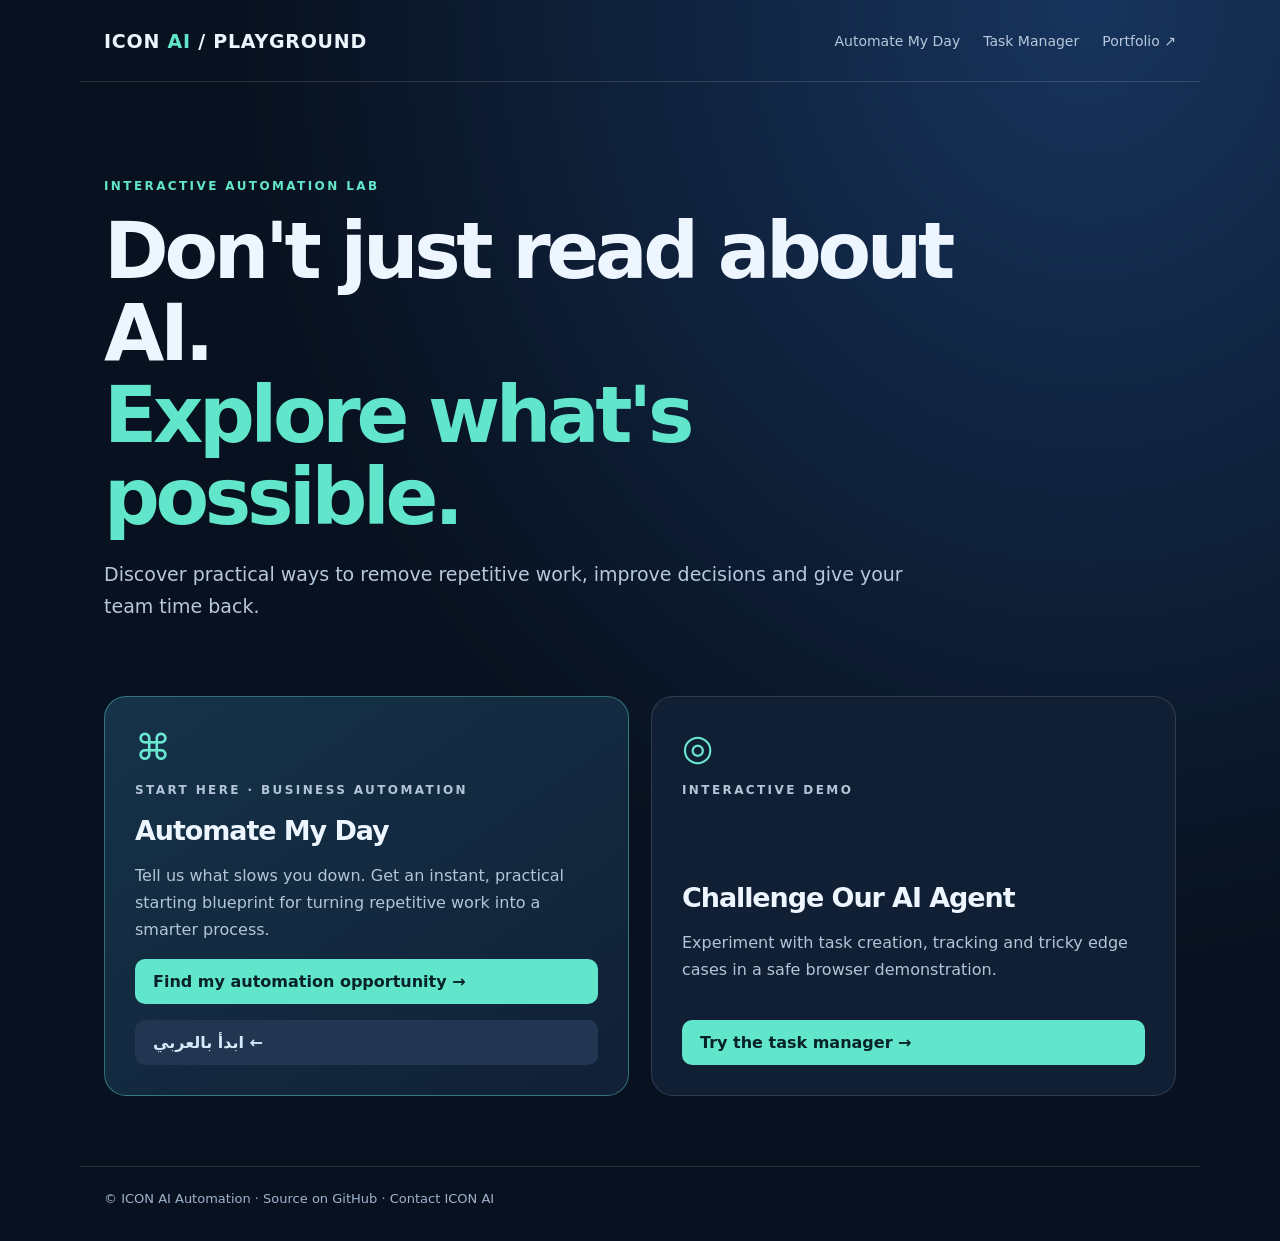
<file: index.html>
<!doctype html><html lang="en"><head><meta charset="utf-8"><meta name="viewport" content="width=device-width,initial-scale=1"><meta name="description" content="Explore ICON AI Automation's interactive experiences"><title>ICON AI Playground</title><link rel="stylesheet" href="styles.css"></head><body><header class="shell nav"><a class="brand" href="index.html">ICON <span>AI</span> / PLAYGROUND</a><nav class="nav-links"><a href="automate-my-day.html">Automate My Day</a><a href="task-manager.html">Task Manager</a><a href="https://hebaque.github.io">Portfolio ↗</a></nav></header><main class="shell"><section class="hero"><p class="eyebrow">INTERACTIVE AUTOMATION LAB</p><h1>Don't just read about AI.<br><span>Explore what's possible.</span></h1><p>Discover practical ways to remove repetitive work, improve decisions and give your team time back.</p></section><section class="cards"><article class="card featured"><div class="symbol">⌘</div><p class="eyebrow">START HERE · BUSINESS AUTOMATION</p><h2>Automate My Day</h2><p>Tell us what slows you down. Get an instant, practical starting blueprint for turning repetitive work into a smarter process.</p><a class="button" href="automate-my-day.html">Find my automation opportunity →</a> <a class="button secondary-button" href="automate-my-day-ar.html" lang="ar">ابدأ بالعربي ←</a></article><article class="card"><div class="symbol">◎</div><p class="eyebrow">INTERACTIVE DEMO</p><h2>Challenge Our AI Agent</h2><p>Experiment with task creation, tracking and tricky edge cases in a safe browser demonstration.</p><a class="button" href="task-manager.html">Try the task manager →</a></article></section></main><footer class="shell">© ICON AI Automation · <a href="https://github.com/hebaque/icon-ai-playground">Source on GitHub</a> · <a href="mailto:hebaque@ai.icon-ies.com">Contact ICON AI</a></footer></body></html>
</file>
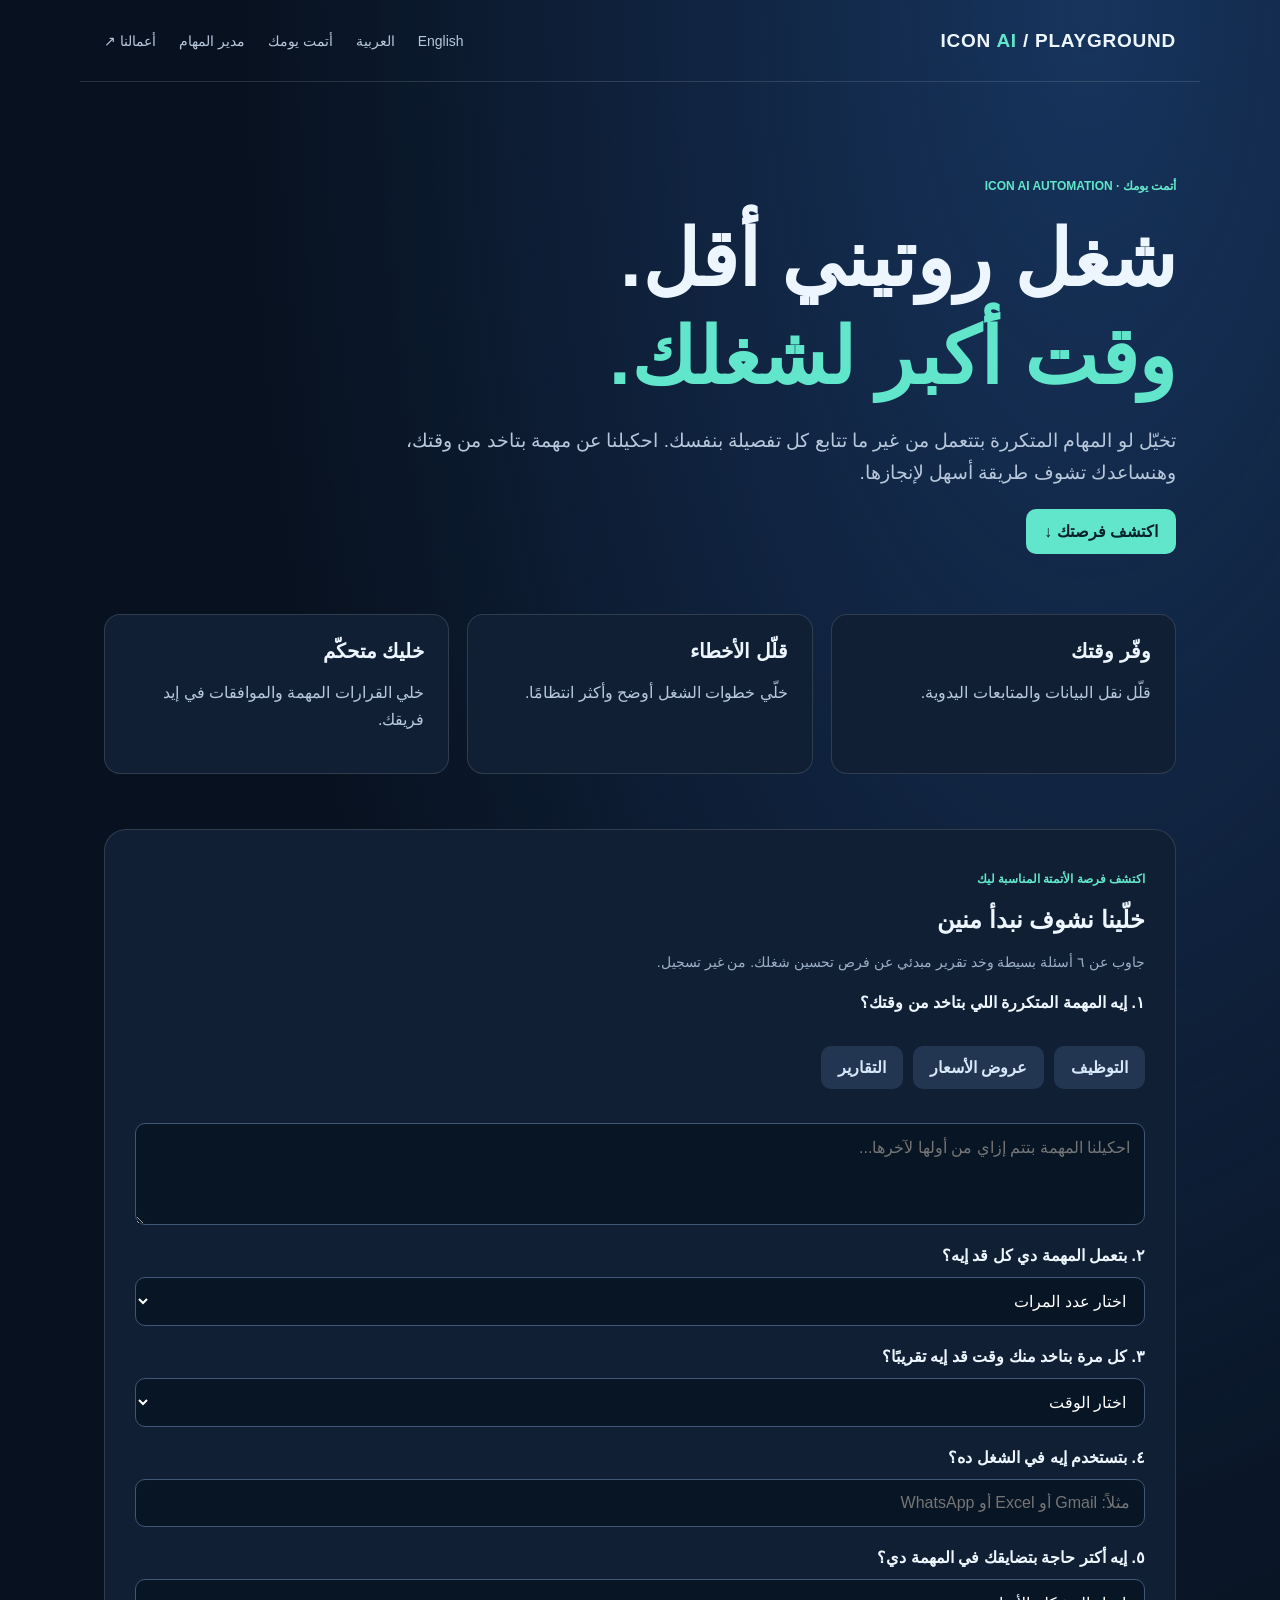
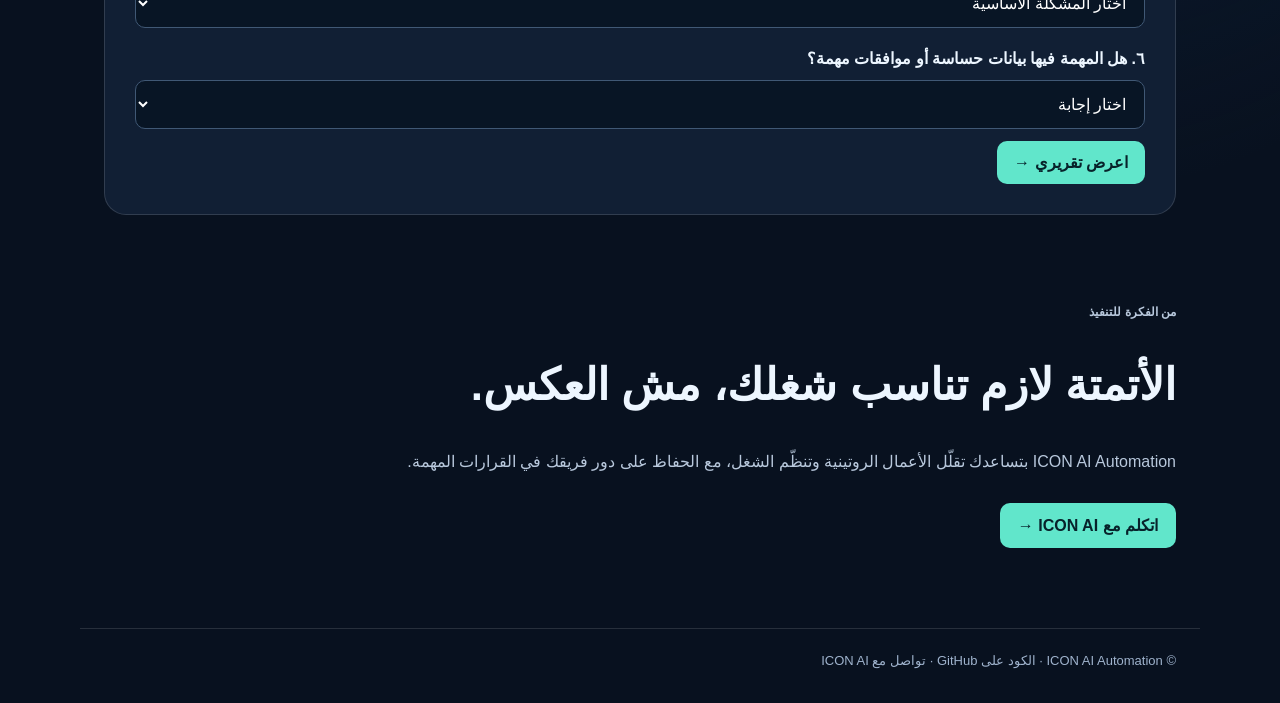
<file: automate-my-day-ar.html>
<!doctype html><html lang="ar" dir="rtl"><head><meta charset="utf-8"><meta name="viewport" content="width=device-width,initial-scale=1"><meta name="description" content="اكتشف كيف تساعدك الأتمتة في تقليل الأعمال المتكررة مع ICON AI"><title>أتمت يومك | ICON AI</title><link rel="stylesheet" href="styles.css"></head><body><header class="shell nav"><a class="brand" href="index.html">ICON <span>AI</span> / PLAYGROUND</a><nav class="nav-links"><a href="automate-my-day.html" lang="en" dir="ltr">English</a><a href="automate-my-day-ar.html" lang="ar">العربية</a><a href="automate-my-day.html">أتمت يومك</a><a href="task-manager.html">مدير المهام</a><a href="https://hebaque.github.io">أعمالنا ↗</a></nav></header><main class="shell"><section class="hero marketing"><p class="eyebrow">أتمت يومك · ICON AI AUTOMATION</p><h1>شغل روتيني أقل.<br><span>وقت أكبر لشغلك.</span></h1><p>تخيّل لو المهام المتكررة بتتعمل من غير ما تتابع كل تفصيلة بنفسك. احكيلنا عن مهمة بتاخد من وقتك، وهنساعدك تشوف طريقة أسهل لإنجازها.</p><a class="button" href="#opportunity">اكتشف فرصتك ↓</a></section><section class="value-grid" aria-label="Benefits"><div><strong>وفّر وقتك</strong><p>قلّل نقل البيانات والمتابعات اليدوية.</p></div><div><strong>قلّل الأخطاء</strong><p>خلّي خطوات الشغل أوضح وأكثر انتظامًا.</p></div><div><strong>خليك متحكّم</strong><p>خلي القرارات المهمة والموافقات في إيد فريقك.</p></div></section><section class="workspace" id="opportunity"><p class="eyebrow">اكتشف فرصة الأتمتة المناسبة ليك</p><h2>خلّينا نشوف نبدأ منين</h2><p class="muted">جاوب عن ٦ أسئلة بسيطة وخد تقرير مبدئي عن فرص تحسين شغلك. من غير تسجيل.</p><form id="advisor-form"><label for="process">١. إيه المهمة المتكررة اللي بتاخد من وقتك؟</label><div class="examples"><button type="button" data-process="بنستقبل طلبات التوظيف ونراجع السير الذاتية ونسجل البيانات ونرد على المتقدمين يدويًا.">التوظيف</button><button type="button" data-process="بنجهز عروض الأسعار للعملاء يدويًا وبنحدّث البيانات ونتابع الردود.">عروض الأسعار</button><button type="button" data-process="بنجمع تحديثات الفريق ونعمل التقارير ونبعتها للإدارة يدويًا.">التقارير</button></div><textarea id="process" rows="4" maxlength="1500" placeholder="احكيلنا المهمة بتتم إزاي من أولها لآخرها..." required></textarea><label for="frequency">٢. بتعمل المهمة دي كل قد إيه؟</label><select id="frequency" required><option value="">اختار عدد المرات</option><option value="daily">كل يوم</option><option value="weekly">كذا مرة في الأسبوع</option><option value="monthly">كذا مرة في الشهر</option><option value="occasional">من وقت للتاني</option></select><label for="minutes">٣. كل مرة بتاخد منك وقت قد إيه تقريبًا؟</label><select id="minutes" required><option value="">اختار الوقت</option><option value="10">أقل من ١٥ دقيقة</option><option value="30">من ١٥ إلى ٤٥ دقيقة</option><option value="60">حوالي ساعة</option><option value="120">ساعتين أو أكتر</option></select><label for="tools">٤. بتستخدم إيه في الشغل ده؟</label><input id="tools" maxlength="250" placeholder="مثلاً: Gmail أو Excel أو WhatsApp" required><label for="bottleneck">٥. إيه أكتر حاجة بتضايقك في المهمة دي؟</label><select id="bottleneck" required><option value="">اختار المشكلة الأساسية</option><option value="time">خطوات يدوية كتير</option><option value="errors">أخطاء وتكرار بيانات</option><option value="followups">تأخير المتابعات والموافقات</option><option value="visibility">صعب أعرف الشغل وصل لفين</option></select><label for="sensitivity">٦. هل المهمة فيها بيانات حساسة أو موافقات مهمة؟</label><select id="sensitivity" required><option value="">اختار إجابة</option><option value="yes">أيوه</option><option value="no">لأ</option><option value="unsure">مش متأكد</option></select><button type="submit">اعرض تقريري →</button></form><div id="blueprint-wrap" class="result" hidden><p class="eyebrow">تقرير فرص تحسين شغلك</p><h3 id="report-title"></h3><div class="report-metrics"><div><small>فرصة التحسين</small><strong id="priority"></strong></div><div><small>الوقت المستغرق تقريبًا</small><strong id="hours"></strong></div></div><div id="blueprint" class="report-body" aria-live="polite"></div><p class="muted">ده تقدير مبدئي بناءً على إجاباتك، مش وعد بتوفير وقت محدد. إجاباتك بتفضل على جهازك إلا لو قررت تتواصل مع ICON AI.</p><div class="report-actions"><div class="action-panel"><h4>احتفظ بنسخة من التقرير</h4><p class="muted">تقدر تنسخ التقرير دلوقتي. الإرسال المباشر للإيميل هيكون متاح قريبًا.</p><button type="button" id="copy-report" class="secondary-button">انسخ تقريري</button><button type="button" disabled class="secondary-button" title="جاري تجهيز إرسال الإيميل">ابعت التقرير على إيميلي · قريبًا</button></div><div class="action-panel"><h4>حابب تطبّق الفكرة دي؟</h4><p class="muted">اتكلم مع ICON AI عن الحلول المناسبة لشغلك والتكلفة المتوقعة، من غير أي التزام.</p><a class="button" id="contact-cta" href="mailto:hebaque@ai.icon-ies.com">تواصل مع ICON AI للحلول والأسعار →</a></div></div></div></section><section class="closing"><p class="eyebrow">من الفكرة للتنفيذ</p><h2>الأتمتة لازم تناسب شغلك، مش العكس.</h2><p>ICON AI Automation بتساعدك تقلّل الأعمال الروتينية وتنظّم الشغل، مع الحفاظ على دور فريقك في القرارات المهمة.</p><a class="button" href="mailto:hebaque@ai.icon-ies.com?subject=Let's%20discuss%20automation">اتكلم مع ICON AI →</a></section></main><footer class="shell">© ICON AI Automation · <a href="https://github.com/hebaque/icon-ai-playground">الكود على GitHub</a> · <a href="mailto:hebaque@ai.icon-ies.com">تواصل مع ICON AI</a></footer><script src="advisor.js" defer></script></body></html>
</file>
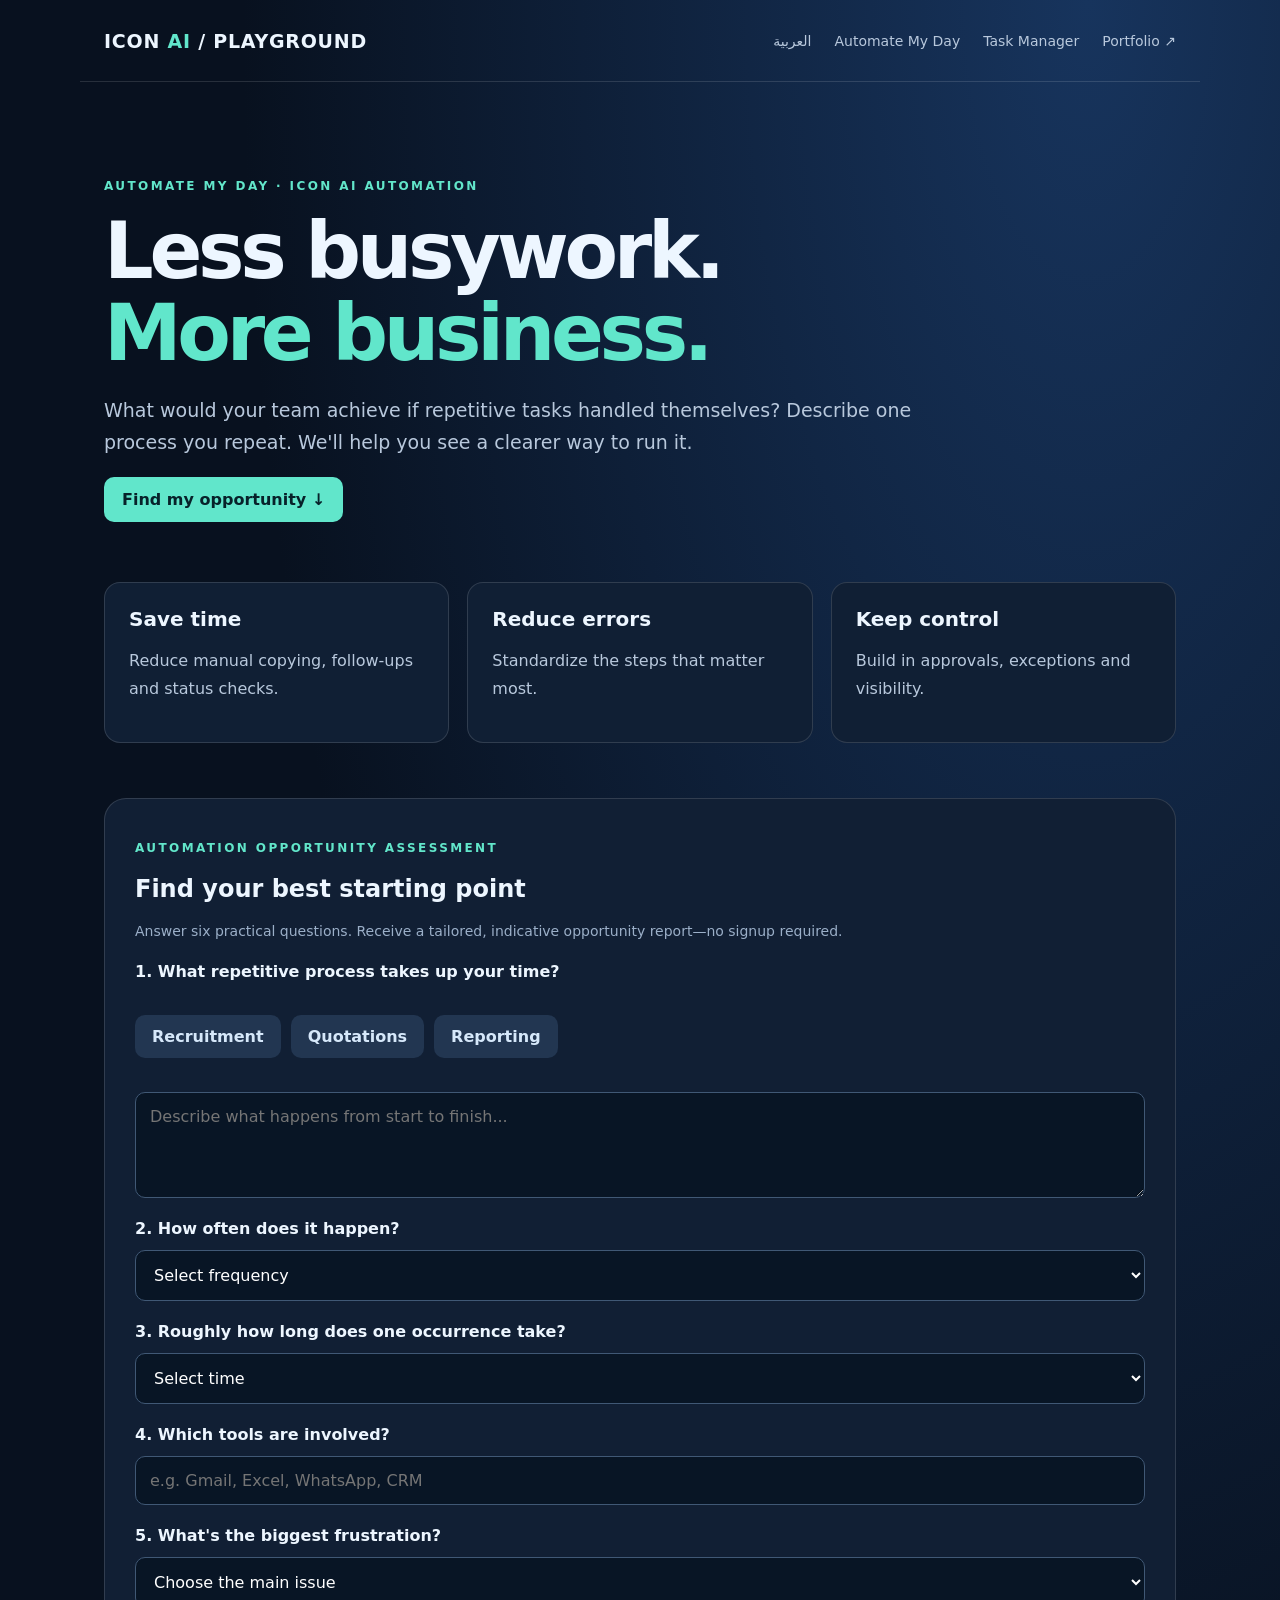
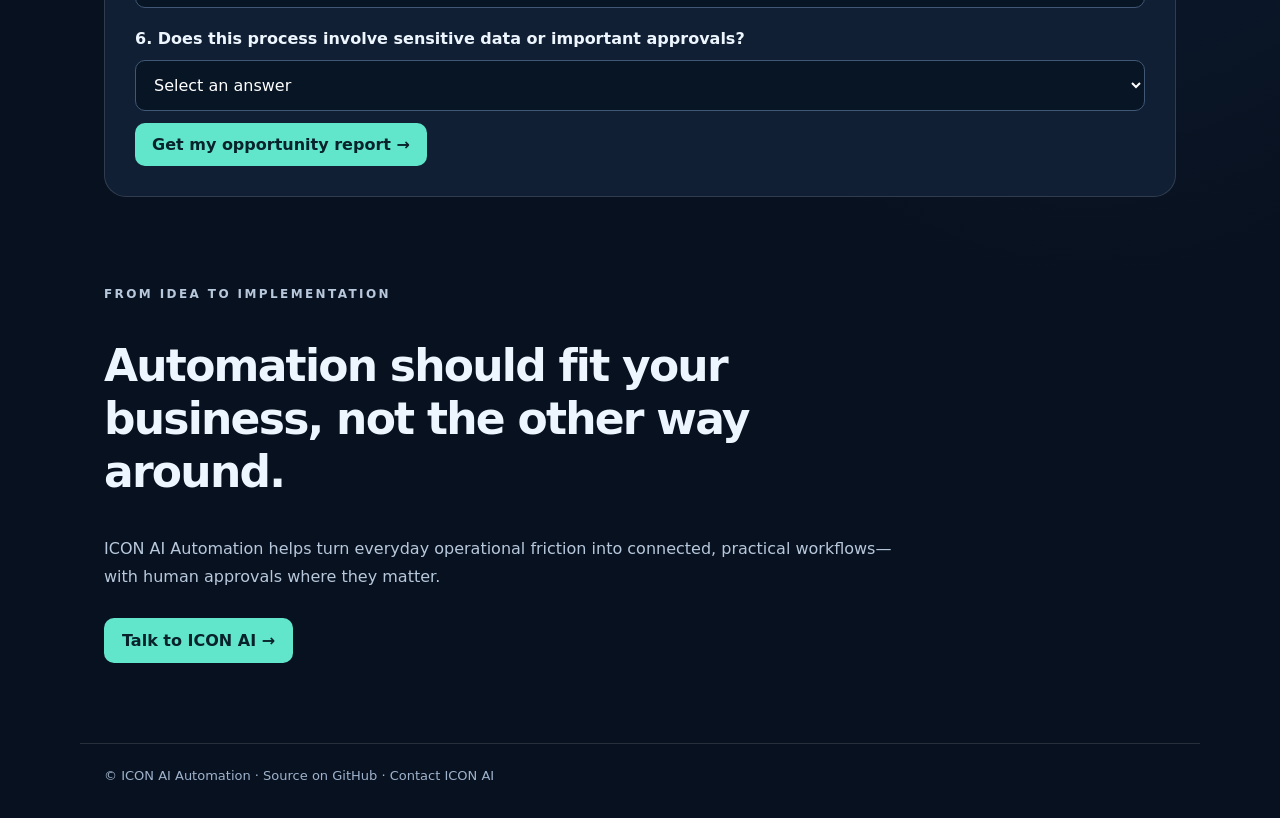
<file: automate-my-day.html>
<!doctype html><html lang="en"><head><meta charset="utf-8"><meta name="viewport" content="width=device-width,initial-scale=1"><meta name="description" content="Find opportunities to automate repetitive business processes with ICON AI Automation"><title>Automate My Day | ICON AI</title><link rel="stylesheet" href="styles.css"></head><body><header class="shell nav"><a class="brand" href="index.html">ICON <span>AI</span> / PLAYGROUND</a><nav class="nav-links"><a href="automate-my-day-ar.html" lang="ar">العربية</a><a href="automate-my-day.html">Automate My Day</a><a href="task-manager.html">Task Manager</a><a href="https://hebaque.github.io">Portfolio ↗</a></nav></header><main class="shell"><section class="hero marketing"><p class="eyebrow">AUTOMATE MY DAY · ICON AI AUTOMATION</p><h1>Less busywork.<br><span>More business.</span></h1><p>What would your team achieve if repetitive tasks handled themselves? Describe one process you repeat. We'll help you see a clearer way to run it.</p><a class="button" href="#opportunity">Find my opportunity ↓</a></section><section class="value-grid" aria-label="Benefits"><div><strong>Save time</strong><p>Reduce manual copying, follow-ups and status checks.</p></div><div><strong>Reduce errors</strong><p>Standardize the steps that matter most.</p></div><div><strong>Keep control</strong><p>Build in approvals, exceptions and visibility.</p></div></section><section class="workspace" id="opportunity"><p class="eyebrow">AUTOMATION OPPORTUNITY ASSESSMENT</p><h2>Find your best starting point</h2><p class="muted">Answer six practical questions. Receive a tailored, indicative opportunity report—no signup required.</p><form id="advisor-form"><label for="process">1. What repetitive process takes up your time?</label><div class="examples"><button type="button" data-process="We receive job applications, review CVs, update a tracker and acknowledge candidates.">Recruitment</button><button type="button" data-process="We prepare customer quotations manually, update records and follow up.">Quotations</button><button type="button" data-process="We collect team updates, consolidate reports and email management.">Reporting</button></div><textarea id="process" rows="4" maxlength="1500" placeholder="Describe what happens from start to finish..." required></textarea><label for="frequency">2. How often does it happen?</label><select id="frequency" required><option value="">Select frequency</option><option value="daily">Every day</option><option value="weekly">Several times a week</option><option value="monthly">Several times a month</option><option value="occasional">Occasionally</option></select><label for="minutes">3. Roughly how long does one occurrence take?</label><select id="minutes" required><option value="">Select time</option><option value="10">Under 15 minutes</option><option value="30">15–45 minutes</option><option value="60">About an hour</option><option value="120">Two hours or more</option></select><label for="tools">4. Which tools are involved?</label><input id="tools" maxlength="250" placeholder="e.g. Gmail, Excel, WhatsApp, CRM" required><label for="bottleneck">5. What's the biggest frustration?</label><select id="bottleneck" required><option value="">Choose the main issue</option><option value="time">Too much manual work</option><option value="errors">Errors and duplicate entries</option><option value="followups">Slow follow-ups or approvals</option><option value="visibility">Limited tracking or visibility</option></select><label for="sensitivity">6. Does this process involve sensitive data or important approvals?</label><select id="sensitivity" required><option value="">Select an answer</option><option value="yes">Yes</option><option value="no">No</option><option value="unsure">Not sure</option></select><button type="submit">Get my opportunity report →</button></form><div id="blueprint-wrap" class="result" hidden><p class="eyebrow">YOUR OPPORTUNITY REPORT</p><h3 id="report-title"></h3><div class="report-metrics"><div><small>Indicative potential</small><strong id="priority"></strong></div><div><small>Illustrative time spent</small><strong id="hours"></strong></div></div><div id="blueprint" class="report-body" aria-live="polite"></div><p class="muted">This is an early estimate based on your answers, not a promise of time savings. Your assessment stays in your browser unless you choose to contact ICON AI.</p><div class="report-actions"><div class="action-panel"><h4>Keep a copy of your report</h4><p class="muted">You can copy it now. Direct email delivery will be available when our secure email service is connected.</p><button type="button" id="copy-report" class="secondary-button">Copy my report</button><button type="button" disabled class="secondary-button" title="Email delivery is being set up">Email my report · Coming soon</button></div><div class="action-panel"><h4>Want to make this happen?</h4><p class="muted">Ask ICON AI about practical solutions and pricing for your business. This is separate from requesting your report.</p><a class="button" id="contact-cta" href="mailto:hebaque@ai.icon-ies.com">Contact ICON AI for solutions &amp; pricing →</a></div></div></div></section><section class="closing"><p class="eyebrow">FROM IDEA TO IMPLEMENTATION</p><h2>Automation should fit your business, not the other way around.</h2><p>ICON AI Automation helps turn everyday operational friction into connected, practical workflows—with human approvals where they matter.</p><a class="button" href="mailto:hebaque@ai.icon-ies.com?subject=Let's%20discuss%20automation">Talk to ICON AI →</a></section></main><footer class="shell">© ICON AI Automation · <a href="https://github.com/hebaque/icon-ai-playground">Source on GitHub</a> · <a href="mailto:hebaque@ai.icon-ies.com">Contact ICON AI</a></footer><script src="advisor.js" defer></script></body></html>
</file>
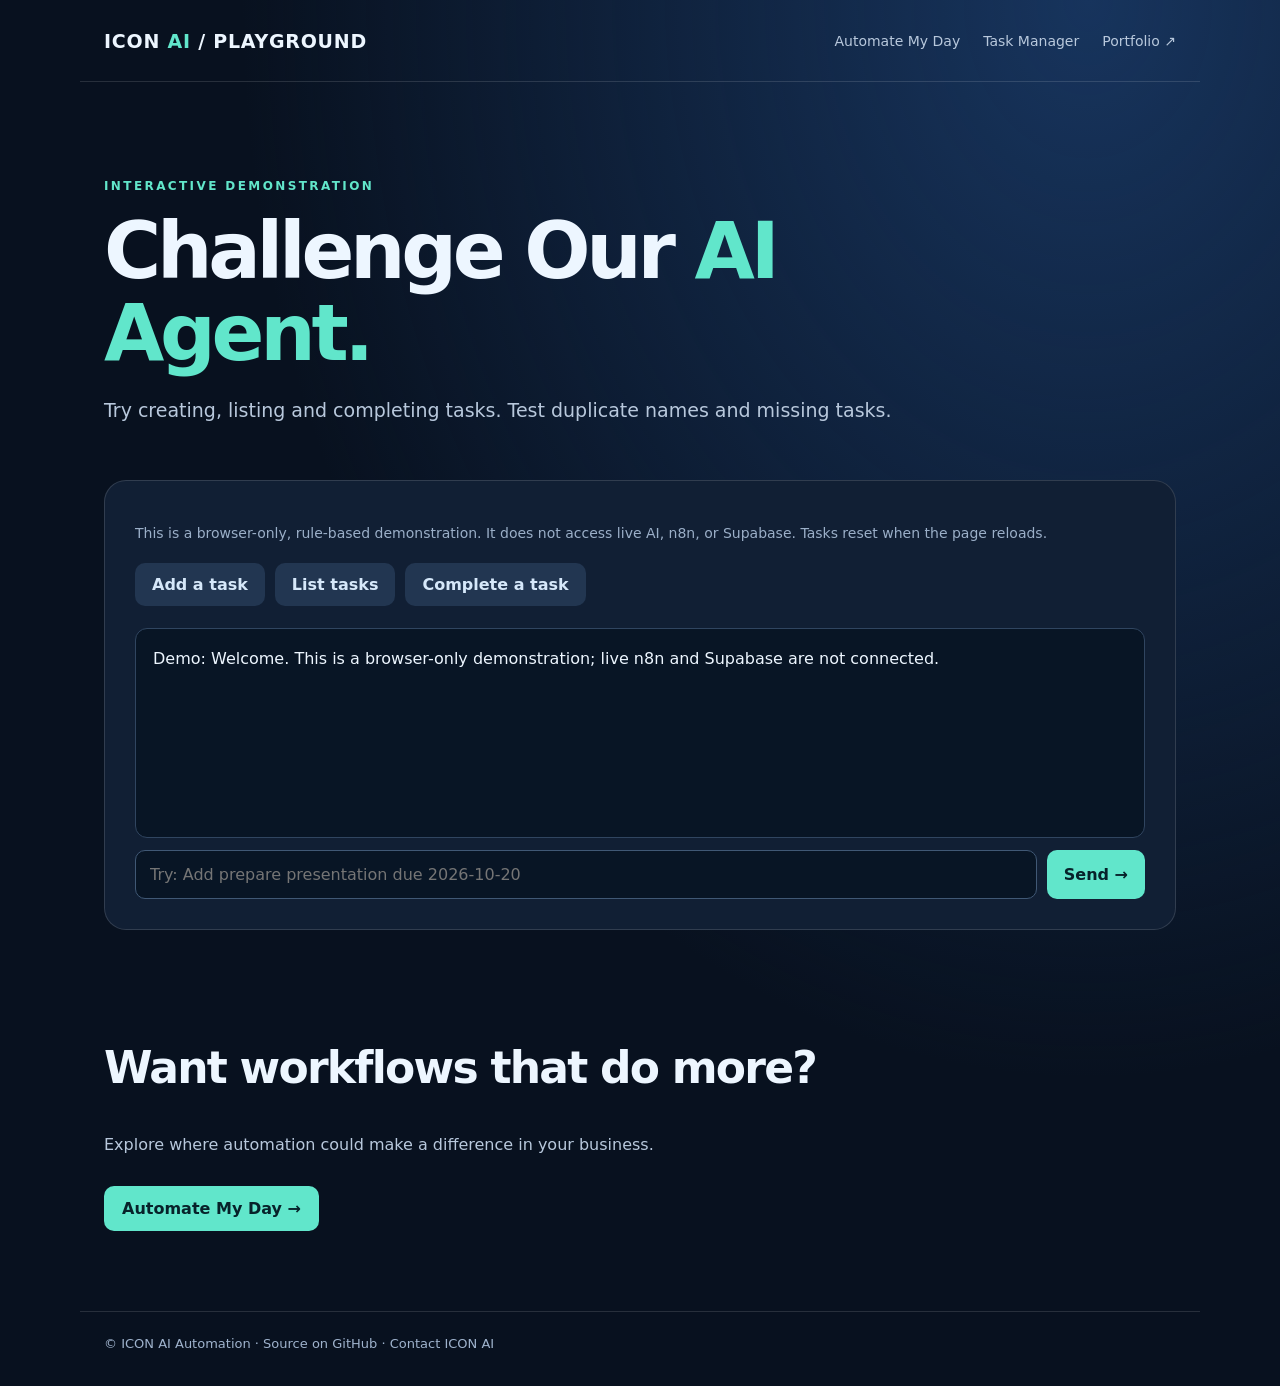
<file: task-manager.html>
<!doctype html><html lang="en"><head><meta charset="utf-8"><meta name="viewport" content="width=device-width,initial-scale=1"><meta name="description" content="Try the ICON AI task manager browser demonstration"><title>Challenge Our AI Agent | ICON AI</title><link rel="stylesheet" href="styles.css"></head><body><header class="shell nav"><a class="brand" href="index.html">ICON <span>AI</span> / PLAYGROUND</a><nav class="nav-links"><a href="automate-my-day.html">Automate My Day</a><a href="task-manager.html">Task Manager</a><a href="https://hebaque.github.io">Portfolio ↗</a></nav></header><main class="shell"><section class="hero compact"><p class="eyebrow">INTERACTIVE DEMONSTRATION</p><h1>Challenge Our <span>AI Agent.</span></h1><p>Try creating, listing and completing tasks. Test duplicate names and missing tasks.</p></section><section class="workspace"><p class="muted">This is a browser-only, rule-based demonstration. It does not access live AI, n8n, or Supabase. Tasks reset when the page reloads.</p><div class="examples"><button data-example="Add prepare presentation due 2026-10-20">Add a task</button><button data-example="List tasks">List tasks</button><button data-example="Complete prepare presentation">Complete a task</button></div><div id="messages" role="log" aria-live="polite"></div><form id="task-form"><input id="task-input" aria-label="Task command" placeholder="Try: Add prepare presentation due 2026-10-20" maxlength="500" required><button type="submit">Send →</button></form></section><section class="closing"><h2>Want workflows that do more?</h2><p>Explore where automation could make a difference in your business.</p><a class="button" href="automate-my-day.html">Automate My Day →</a></section></main><footer class="shell">© ICON AI Automation · <a href="https://github.com/hebaque/icon-ai-playground">Source on GitHub</a> · <a href="mailto:hebaque@ai.icon-ies.com">Contact ICON AI</a></footer><script src="task-manager.js" defer></script></body></html>
</file>
<file: styles.css>
:root{font-family:Inter,system-ui,-apple-system,Segoe UI,sans-serif;color:#edf6ff;background:#08111f}*{box-sizing:border-box}body{margin:0;background:radial-gradient(ellipse at 85% 0,#17345d,transparent 55%),#08111f}a{color:inherit;text-decoration:none}.shell{max-width:1120px;margin:auto;padding:0 24px}.nav{height:82px;display:flex;justify-content:space-between;align-items:center;border-bottom:1px solid #ffffff20}.nav>a:last-child{color:#b8c8dc}.brand{font-size:19px;font-weight:850;letter-spacing:.04em}.brand span,.hero h1 span{color:#61e6cb}.hero{padding:85px 0 55px;max-width:850px}.eyebrow{color:#62e6ca;font-size:12px;letter-spacing:.2em;font-weight:800}.hero h1{font-size:clamp(44px,7vw,78px);line-height:1.05;letter-spacing:-.055em;margin:18px 0}.hero p:not(.eyebrow){font-size:19px;line-height:1.7;color:#b8c8dc}.cards{display:grid;grid-template-columns:1fr 1fr;gap:22px;margin-bottom:70px}.card,.workspace{background:#111f34;border:1px solid #ffffff22;border-radius:22px;padding:30px}.card{min-height:290px;display:flex;flex-direction:column}.card h2{font-size:27px;letter-spacing:-.04em;margin:14px 0 0}.card p{color:#b4c4d8;line-height:1.7;flex:1}.symbol{color:#6ae8d2;font-size:36px}button{cursor:pointer;background:#61e6cb;color:#07222a;border:0;border-radius:10px;padding:12px 17px;font:inherit;font-weight:750}button:hover{filter:brightness(1.1)}.card button{align-self:flex-start}.workspace{margin-bottom:70px}.tabs,.examples{display:flex;gap:10px;flex-wrap:wrap;margin:22px 0}.tabs button,.examples button{background:#223651;color:#d6e8fa}.tabs button.active{background:#61e6cb;color:#09212a}.muted{color:#9bafc8;font-size:14px}#messages{background:#081525;border:1px solid #304560;border-radius:12px;padding:17px;min-height:210px;max-height:380px;overflow:auto;white-space:pre-wrap;line-height:1.65}.message{margin:0 0 12px}.message.user{color:#77e8d4}#task-form{display:flex;gap:10px;margin-top:12px}input,textarea{background:#081525;color:white;border:1px solid #405875;border-radius:10px;padding:14px;font:inherit;width:100%}#task-form input{flex:1}#advisor-form{display:grid;gap:12px}#advisor-form button{justify-self:start}#blueprint{background:#081525;border:1px solid #304560;border-radius:12px;padding:18px;white-space:pre-wrap;line-height:1.8;font:inherit;color:#d8e7f6}footer{border-top:1px solid #ffffff20;padding-top:24px!important;padding-bottom:35px!important;color:#9fb3cd;font-size:13px}@media(max-width:700px){.hero{padding:55px 0 35px}.cards{grid-template-columns:1fr}.card{min-height:245px}.workspace,.card{padding:20px}#task-form{flex-direction:column}}
.nav-links{display:flex;align-items:center;gap:23px;font-size:14px;color:#b8c8dc}.nav-links a:hover{color:#61e6cb}.button{display:inline-block;background:#61e6cb;color:#07222a;border-radius:10px;padding:13px 18px;font-weight:750}.button:hover{filter:brightness(1.1)}.featured{border-color:#61e6cb66;background:linear-gradient(145deg,#153349,#112036)}.featured .eyebrow{margin-bottom:0}.marketing{padding-bottom:60px}.compact{padding-bottom:35px}.value-grid{display:grid;grid-template-columns:repeat(3,1fr);gap:18px;margin-bottom:55px}.value-grid>div{padding:24px;border:1px solid #ffffff22;border-radius:16px;background:#101f34}.value-grid strong{font-size:20px}.value-grid p,.closing p{color:#b8c8dc;line-height:1.7}.closing{padding:5px 0 80px;max-width:800px}.closing h2{font-size:clamp(28px,4vw,44px);line-height:1.2;letter-spacing:-.04em}.closing .button{margin-top:12px}#advisor-form label{font-weight:650}.result{margin-top:30px;border-top:1px solid #ffffff22;padding-top:18px}.result .button{margin-top:14px}#blueprint{overflow-wrap:anywhere;white-space:pre-wrap}html{scroll-behavior:smooth}@media(max-width:700px){.nav{height:auto;min-height:85px;align-items:flex-start;flex-direction:column;gap:13px;padding-top:18px;padding-bottom:18px}.nav-links{flex-wrap:wrap;gap:12px}.value-grid{grid-template-columns:1fr}.marketing{padding-top:45px}}

#advisor-form select{background:#081525;color:white;border:1px solid #405875;border-radius:10px;padding:14px;font:inherit;width:100%}#advisor-form label{margin-top:9px}.report-metrics{display:grid;grid-template-columns:repeat(2,minmax(0,1fr));gap:14px;margin:20px 0}.report-metrics>div{padding:20px;border:1px solid #405875;border-radius:12px;background:#081525}.report-metrics small{display:block;color:#aabed6;margin-bottom:10px}.report-metrics strong{font-size:25px;color:#61e6cb}.report-body{background:#081525;border:1px solid #304560;border-radius:12px;padding:18px;white-space:pre-wrap;overflow-wrap:anywhere;line-height:1.7}.secondary-button{background:#223651;color:#d6e8fa;margin-top:16px}#contact-cta{margin-top:16px}@media(max-width:560px){.report-metrics{grid-template-columns:1fr}}

.report-actions{display:grid;grid-template-columns:repeat(2,minmax(0,1fr));gap:16px;margin-top:22px}.action-panel{border:1px solid #405875;border-radius:14px;padding:20px;background:#081525}.action-panel h4{margin:0 0 8px;font-size:18px}.action-panel p{line-height:1.6}.action-panel .button{margin-top:10px}.action-panel button{margin-top:10px}.action-panel button:disabled{opacity:.5;cursor:not-allowed;filter:none}@media(max-width:700px){.report-actions{grid-template-columns:1fr}}

/* Arabic right-to-left presentation */
html[dir="rtl"]{font-family:Tahoma,"Segoe UI",Arial,sans-serif}html[dir="rtl"] .hero h1{letter-spacing:0;line-height:1.25}html[dir="rtl"] .eyebrow{letter-spacing:0}html[dir="rtl"] .brand{direction:ltr;unicode-bidi:isolate}html[dir="rtl"] input,html[dir="rtl"] textarea,html[dir="rtl"] select,html[dir="rtl"] .report-body{text-align:right;direction:rtl}html[dir="rtl"] .nav-links{direction:rtl}html[dir="rtl"] .report-body{line-height:2}html[dir="rtl"] .report-metrics strong{direction:ltr;unicode-bidi:isolate;display:inline-block}html[dir="rtl"] .closing h2{letter-spacing:0}
</file>
